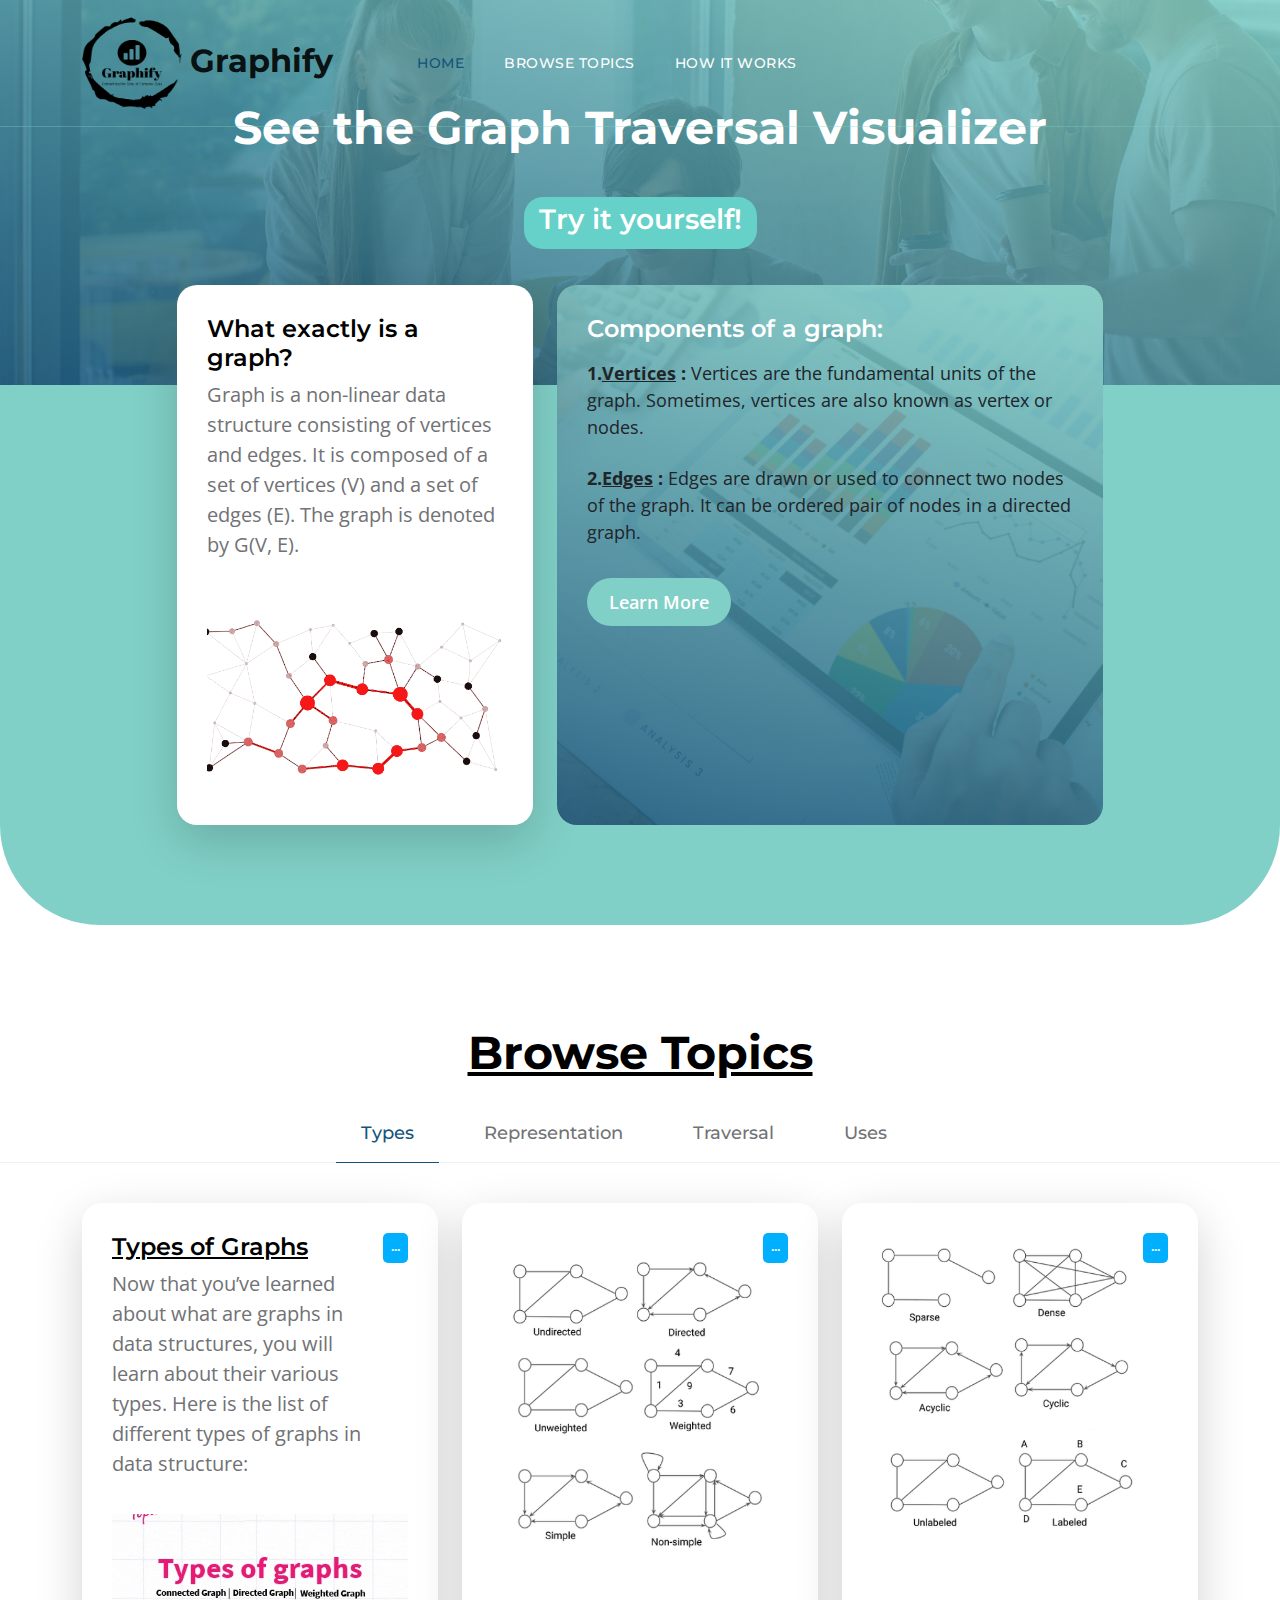
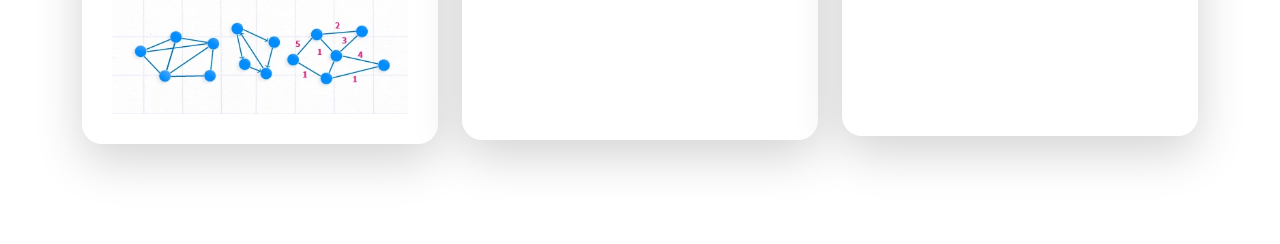
<file: index.html>
<!doctype html>
<html lang="en">
    <head>
        <meta charset="UTF-8">
        <meta http-equiv="X-UA-Compatible" content="IE=edge"/>

        <meta name="viewport" content="width=device-width, initial-scale=1.0">

        <meta name="description" content="">
        <meta name="author" content="">

        <title>Real Time Research Project</title>
        
        <link rel="preconnect" href="https://fonts.googleapis.com">
        
        <link rel="preconnect" href="https://fonts.gstatic.com" crossorigin>

        <link href="https://fonts.googleapis.com/css2?family=Montserrat:wght@500;600;700&family=Open+Sans&display=swap" rel="stylesheet">
                        
        <link href="css/bootstrap.min.css" rel="stylesheet">

        <link href="css/bootstrap-icons.css" rel="stylesheet">

        <link href="css/templatemo-topic-listing.css" rel="stylesheet">      
         
        

    </head>
    
    <body id="top">

        <main>

            <nav class="navbar navbar-expand-lg">
                <div class="container">
                    <a class="navbar-brand" href="index.html">
                        <img src="images\logo.png" alt="" height="100px" width="100px">
                        <span>Graphify</span>
                    </a>

                   
                    <button class="navbar-toggler" type="button" data-bs-toggle="collapse" data-bs-target="#navbarNav" aria-controls="navbarNav" aria-expanded="false" aria-label="Toggle navigation">
                        <span class="navbar-toggler-icon"></span>
                    </button>
    
                    <div class="collapse navbar-collapse" id="navbarNav">
                        <ul class="navbar-nav ms-lg-5 me-lg-auto">
                            <li class="nav-item">
                                <a class="nav-link click-scroll" href="#section_1">Home</a>
                            </li>

                            <li class="nav-item">
                                <a class="nav-link click-scroll" href="#section_2">Browse Topics</a>
                            </li>
    
                            <li class="nav-item">
                                <a class="nav-link click-scroll" href="#section_3">How it works</a>
                            </li>

                            

                   
                        </ul>

                        
                    </div>
                </div>
            </nav>     
            <section class="timeline-section section-padding" id="section_3">
                <div class="section-overlay"></div>

                  <div class="container">
                    <div class="row">
                        <div class="col-12 text-center">
                            <h2 class="text-white mb-4">See the Graph Traversal Visualizer</h1><br>
                            <div class="try"> <a href="page2.html"> <h4 class="text-white mb-4">Try it yourself!</h1></a></div><br><br>
                        </div>

                    </div>    
                  </div>
              </div>
            </section>

            <section class="featured-section">
                <div class="container">
                    <div class="row justify-content-center">

                        <div class="col-lg-4 col-12 mb-4 mb-lg-0">
                            <div class="custom-block bg-white shadow-lg">
                                
                                    <div class="d-flex">
                                        <div>
                                            <h5 class="mb-2">What exactly is a graph?</h5>

                                            <p class="mb-0">Graph is a non-linear data structure consisting of vertices and edges.  It is composed of a set of vertices (V) and a set of edges (E). The graph is denoted by G(V, E).</p>
                                        </div>

                                        
                                    </div>

                                    <img src="images\graph.gif" class="custom-block-image img-fluid" alt="" height="50px" width="50px">
                            
                            </div>
                        </div>

                        <div class="col-lg-6 col-12">
                            <div class="custom-block custom-block-overlay">
                                <div class="d-flex flex-column h-100">
                                    <img src="images/businesswoman-using-tablet-analysis.jpg" class="custom-block-image img-fluid" alt="">

                                    <div class="custom-block-overlay-text d-flex">
                                        <div>
                                            <h5 class="text-white mb-2">Components of a graph:</h5>

                                            <p class="text-white">
                                               
                                                <div class="vert" style="font-size: large;"><b>1.<u>Vertices</u> :</b> Vertices are the fundamental units of the graph. Sometimes, vertices are also known as vertex or nodes. </div> <br>
                                                 <div class="edg" style="font-size: large;"><b>2.<u>Edges</u> :</b> Edges are drawn or used to connect two nodes of the graph. It can be ordered pair of nodes in a directed graph. </div>
                                             </p>

                                            <a href="components.html" class="btn custom-btn mt-2 mt-lg-3">Learn More</a>
                                        </div>

                                        
                                    </div>

               
                                    <div class="section-overlay"></div>
                                </div>
                            </div>
                        </div>

                    </div>
                </div>
            </section>


            <section class="explore-section section-padding" id="section_2">
                <div class="container">

                        <div class="col-12 text-center">
                            <h2 class="mb-4"><u>Browse Topics</u></h1>
                        </div>

                    </div>
                </div>

                <div class="container-fluid">
                    <div class="row">
                        <ul class="nav nav-tabs" id="myTab" role="tablist">
                            <li class="nav-item" role="presentation">
                                <button class="nav-link active" id="design-tab" data-bs-toggle="tab" data-bs-target="#design-tab-pane" type="button" role="tab" aria-controls="design-tab-pane" aria-selected="true">Types</button>
                            </li>

                            <li class="nav-item" role="presentation">
                                <button class="nav-link" id="marketing-tab" data-bs-toggle="tab" data-bs-target="#marketing-tab-pane" type="button" role="tab" aria-controls="marketing-tab-pane" aria-selected="false">Representation</button>
                            </li>


                            <li class="nav-item" role="presentation">
                                <button class="nav-link" id="music-tab" data-bs-toggle="tab" data-bs-target="#music-tab-pane" type="button" role="tab" aria-controls="music-tab-pane" aria-selected="false">Traversal</button>
                            </li>

                            <li class="nav-item" role="presentation">
                                <button class="nav-link" id="education-tab" data-bs-toggle="tab" data-bs-target="#education-tab-pane" type="button" role="tab" aria-controls="education-tab-pane" aria-selected="false">Uses</button>
                            </li>
                        </ul>
                    </div>
                </div>

                <div class="container">
                    <div class="row">

                        <div class="col-12">
                            <div class="tab-content" id="myTabContent">
                                <div class="tab-pane fade show active" id="design-tab-pane" role="tabpanel" aria-labelledby="design-tab" tabindex="0">
                                    <div class="row">
                                        <div class="col-lg-4 col-md-6 col-12 mb-4 mb-lg-0">
                                            <div class="custom-block bg-white shadow-lg">
                                                <a href="types.html">
                                                    <div class="d-flex">
                                                        <div>
                                                            <h5 class="mb-2"><u>Types of Graphs</u></h5>

                                                            <p class="mb-0">Now that you’ve learned about what are graphs in data structures, you will learn about their various types. Here is the list of different types of graphs in data structure:</p>
                                                        </div>
                                                        <span class="badge bg-design rounded-pill ms-auto">...</span>
                                                    </div>

                                                    <img src="images/types.png" class="custom-block-image img-fluid" alt="" height="100px"> 
                                                </a>
                        
                                            </div>
                                        </div>
                                        <div class="col-lg-4 col-md-6 col-12 mb-4 mb-lg-1">
                                            <div class="custom-block bg-white shadow-lg">
                                                <a href="types.html">
                                                    <div class="d-flex">
                                                        <div>
                                                            
                                                             <img src="images/types2.png" alt="" height="100%" width="100%">

                                                        </div>
                                                        <span class="badge bg-design rounded-pill ms-auto">...</span>
                                                    </div>

                
                                                </a>
                        
                                            </div>
                                        </div>
                                        
                                        <div class="col-lg-4 col-md-6 col-12 mb-4 mb-lg-2">
                                            <div class="custom-block bg-white shadow-lg">
                                                <a href="types.html">
                                                    <div class="d-flex">
                                                        <div>
                                                            
                                                             <img src="images/types3.png" alt=" height=100%" width="100%">

                                                        </div>
                                                        <span class="badge bg-design rounded-pill ms-auto">...</span>
                                                    </div>

                
                                                </a>
                        
                                            </div>
                                        </div>
                                        
                                    </div>
                                </div>

                                <div class="tab-pane fade" id="marketing-tab-pane" role="tabpanel" aria-labelledby="marketing-tab" tabindex="0">
                                    <div class="row">
                                        <div class="col-lg-4 col-md-6 col-12 mb-4 mb-lg-3">
                                                <div class="custom-block bg-white shadow-lg">
                                                    
                                                        <div class="d-flex">
                                                            <div>
                                                                <h5 class="mb-2"><u>Representation</u></h5>

                                                                <p class="mb-0">Here are the two most common ways to represent a graph :
                                                                   <br>1. Adjacency Matrix
                                                                    <br>2.  Adjacency List</p>
                                                            </div>

                                                          
                                                        </div>

                                                        <img src="images\graph-representation.jpg" class="custom-block-image img-fluid" alt="">
                                                   
                                                </div>
                                            </div>

                                            <div class="col-lg-4 col-md-6 col-12 mb-4 mb-lg-3">
                                                <div class="custom-block bg-white shadow-lg">
                                                    <a href="adjacency_matrix.html">
                                                        <div class="d-flex">
                                                            <div>
                                                                <h5 class="mb-2"><u>Adjacency Matrix</u></h5>

                                                                <p class="mb-0">An adjacency matrix is a way of representing a graph as a matrix of boolean (0’s and 1’s).</p>
                                                            </div>

                                                            <span class="badge bg-advertising rounded-pill ms-auto">...</span>
                                                        </div>

                                                        <img src="images/adjmatrix.png" class="custom-block-image img-fluid" alt="">
                                                    </a>
                                                </div>
                                            </div>

                                            <div class="col-lg-4 col-md-6 col-12">
                                                <div class="custom-block bg-white shadow-lg">
                                                    <a href="Adjlist.html">
                                                        <div class="d-flex">
                                                            <div>
                                                                <h5 class="mb-2"><u>Adjacency List</u></h5>

                                                                <p class="mb-0">It is an array of lists that is used to store edges between two vertices.</p>
                                                            </div>

                                                            <span class="badge bg-advertising rounded-pill ms-auto">...</span>
                                                        </div>

                                                        <img src="images/adjlist.png" class="custom-block-image img-fluid" alt="">
                                                    </a>
                                                </div>
                                            </div>
                                        </div>
                                  </div>



                                <div class="tab-pane fade" id="music-tab-pane" role="tabpanel" aria-labelledby="music-tab" tabindex="0">
                                    <div class="row">
                                        <div class="col-lg-4 col-md-6 col-12 mb-4 mb-lg-3">
                                            <div class="custom-block bg-white shadow-lg">
                                                
                                                    <div class="d-flex">
                                                        <div>
                                                            <h5 class="mb-2"><u>Traversal</u></h5>

                                                            <p class="mb-0">To traverse a Graph means to start in one vertex, and go along the edges to visit other vertices until all vertices, have been visited.
                                                                <br>The two most common ways a Graph can be traversed are:
                                                                <br>
                                                              1.  Depth First Search (DFS) <br>
                                                                2. Breadth First Search (BFS)
                                                            </p>
                                                        </div>

                                                    </div>

                                                    <img src="images/traversal.png" class="custom-block-image img-fluid" alt="">
                                               
                                            </div>
                                        </div>

                                        <div class="col-lg-4 col-md-6 col-12 mb-4 mb-lg-3">
                                            <div class="custom-block bg-white shadow-lg">
                                                <a href="Dfs.html">
                                                    <div class="d-flex">
                                                        <div>
                                                            <h5 class="mb-2"><u>Depth First Search</u></h5>

                                                            <p class="mb-0">Depth First Search is said to go "deep" because it visits a vertex, then an adjacent vertex, and then that vertex' adjacent vertex, and so on, and in this way the distance from the starting vertex increases for each recursive iteration.</p>
                                                        </div>

                                                        <span class="badge bg-music rounded-pill ms-auto">...</span>
                                                    </div>

                                                    <img src="images/dfs.png" class="custom-block-image img-fluid" alt="">
                                                </a>
                                            </div>
                                        </div>

                                        <div class="col-lg-4 col-md-6 col-12">
                                            <div class="custom-block bg-white shadow-lg">
                                                <a href="Bfs.html">
                                                    <div class="d-flex">
                                                        <div>
                                                            <h5 class="mb-2"><u>Breadth First Search</u></h5>

                                                            <p class="mb-0">Breadth First Search visits all adjacent vertices of a vertex before visiting neighboring vertices to the adjacent vertices. This means that vertices with the same distance from the starting vertex are visited before vertices further away from the starting vertex are visited.</p>
                                                        </div>

                                                        <span class="badge bg-music rounded-pill ms-auto">...</span>
                                                    </div>

                                                    <img src="images/bfs.png" class="custom-block-image img-fluid" alt="">
                                                </a>
                                            </div>
                                        </div>
                                    </div>
                                </div>

                                <div class="tab-pane fade" id="education-tab-pane" role="tabpanel" aria-labelledby="education-tab" tabindex="0">
                                    <div class="row">
                                        <div class="col-lg-6 col-md-6 col-12 mb-4 mb-lg-3">
                                            <div class="custom-block bg-white shadow-lg">
                                                
                                                    <div class="d-flex">
                                                        <div>
                                                            <h4 class="mb-2"><u>Uses of graphs</u></h5>

                                                            <p class="mb-0"><br>1. Graphs are commonly used to represent social networks, such as networks of friends on social media. <br><br>
                                                               2. Graphs can be used to represent the topology of computer networks, such as the connections between routers and switches.</p>
                                                        </div>

                                                    </div>

                                                    <img src="images/appli1.jpeg" class="custom-block-image img-fluid" alt="">
                                                
                                            </div>
                                        </div>

                                        <div class="col-lg-6 col-md-6 col-12">
                                            <div class="custom-block bg-white shadow-lg">
                                    
                                                    <div class="d-flex">
                                                        <div>
                                                            <h4 class="mb-2"><u>Uses of graphs</u></h5>

                                                            <p class="mb-0"><br>3. Graphs are used to represent the connections between different places in a transportation network, such as roads and airports. <br><br>
                                                            4. Graphs are used in Neural Networks where vertices represent neurons and edges represent the synapses between them. </p>
                                                        </div>

                                                       
                                                    </div>

                                                    <img src="images/appli.jpeg" class="custom-block-image img-fluid" alt="">
                                                
                                            </div>
                                        </div>
                                    </div>
                                </div>
                            </div>

                    </div>
                </div>
            </section>         
        </main>
        <script src="js/jquery.min.js"></script>
        <script src="js/bootstrap.bundle.min.js"></script>
        <script src="js/jquery.sticky.js"></script>
        <script src="js/click-scroll.js"></script>
        <script src="js/custom.js"></script>

    </body>
</html>
</file>
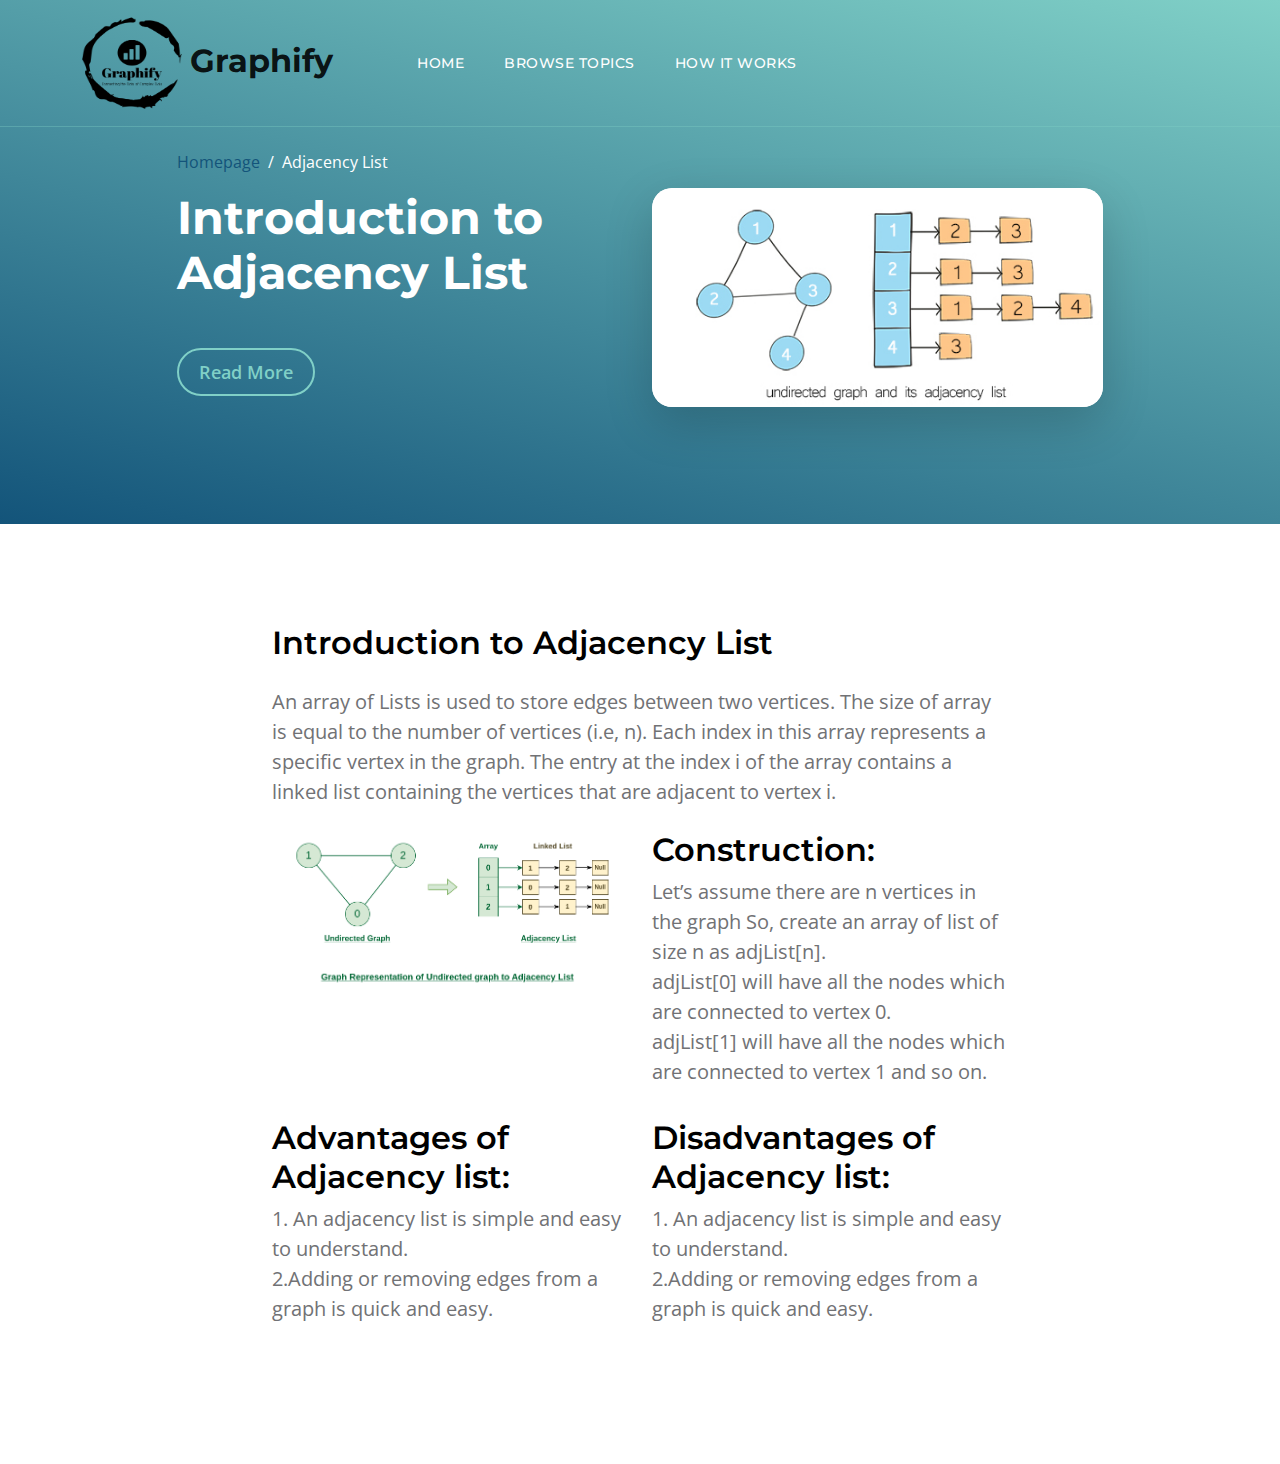
<file: Adjlist.html>
<!doctype html>
<html lang="en">
    <head>
        <meta charset="utf-8">
        <meta name="viewport" content="width=device-width, initial-scale=1">

        <meta name="description" content="">
        <meta name="author" content="">

        <title>Adjacency List</title>
      
        <link rel="preconnect" href="https://fonts.googleapis.com">
        
        <link rel="preconnect" href="https://fonts.gstatic.com" crossorigin>

        <link href="https://fonts.googleapis.com/css2?family=Montserrat:wght@500;600;700&family=Open+Sans&display=swap" rel="stylesheet">
                        
        <link href="css/bootstrap.min.css" rel="stylesheet">

        <link href="css/bootstrap-icons.css" rel="stylesheet">

        <link href="css/templatemo-topic-listing.css" rel="stylesheet">
<!--

TemplateMo 590 topic listing

https://templatemo.com/tm-590-topic-listing

-->
    </head>
    
    <body id="top">

        <main>

            <nav class="navbar navbar-expand-lg">
                <div class="container">
                    <a class="navbar-brand" href="index.html">
                        <img src="images/logo.png" alt="" height="100px" width="100px">
                        <span>Graphify</span>
                    </a>

            
                    <button class="navbar-toggler" type="button" data-bs-toggle="collapse" data-bs-target="#navbarNav" aria-controls="navbarNav" aria-expanded="false" aria-label="Toggle navigation">
                        <span class="navbar-toggler-icon"></span>
                    </button>
    
                    <div class="collapse navbar-collapse" id="navbarNav">
                        <ul class="navbar-nav ms-lg-5 me-lg-auto">
                            <li class="nav-item">
                                <a class="nav-link click-scroll" href="index.html#section_1">Home</a>
                            </li>

                            <li class="nav-item">
                                <a class="nav-link click-scroll" href="index.html#section_2">Browse Topics</a>
                            </li>
    
                            <li class="nav-item">
                                <a class="nav-link click-scroll" href="index.html#section_3">How it works</a>
                            </li>


              
                        </ul>

                        
                    </div>
                </div>
            </nav>
            

            <header class="site-header d-flex flex-column justify-content-center align-items-center">
                <div class="container">
                    <div class="row justify-content-center align-items-center">

                        <div class="col-lg-5 col-12 mb-5">
                            <nav aria-label="breadcrumb">
                                <ol class="breadcrumb">
                                    <li class="breadcrumb-item"><a href="index.html">Homepage</a></li>

                                    <li class="breadcrumb-item active" aria-current="page">Adjacency List</li>
                                </ol>
                            </nav>

                            <h2 class="text-white">Introduction to <br> Adjacency List</h2>

                            <div class="d-flex align-items-center mt-5">
                                <a href="#topics-detail" class="btn custom-btn custom-border-btn smoothscroll me-4">Read More</a>

                                
                            </div>
                        </div>

                        <div class="col-lg-5 col-12">
                            <div class="topics-detail-block bg-white shadow-lg">
                                <img src="images/adjlistmain.jpg" class="topics-detail-block-image img-fluid">
                            </div>
                        </div>

                    </div>
                </div>
            </header>


            <section class="topics-detail-section section-padding" id="topics-detail">
                <div class="container">
                    <div class="row">

                        <div class="col-lg-8 col-12 m-auto">
                            <h3 class="mb-4">Introduction to Adjacency List

                            </h3>

                            <p>An array of Lists is used to store edges between two vertices. The size of array is equal to the number of vertices (i.e, n). Each index in this array represents a specific vertex in the graph. The entry at the index i of the array contains a linked list containing the vertices that are adjacent to vertex i.</p>

                        

            
                            <div class="row my-4">
                        

                                <div class="col-lg-6 col-md-6 col-12 mt-4 mt-lg-0 mt-md-0">
                                    <img src="images/adjlist2.png" class="topics-detail-block-image img-fluid">
                                </div>
                                <div class="col-lg-6 col-md-6 col-12 mt-4 mt-lg-0 mt-md-0">
                                    <h3>Construction:</h3>
                                    <p>Let’s assume there are n vertices in the graph So, create an array of list of size n as adjList[n].

                                        <br>adjList[0] will have all the nodes which are connected to vertex 0.
                                        <br>adjList[1] will have all the nodes which are connected to vertex 1 and so on.
                                    </p>
                                </div>
                                <div class="col-lg-6 col-md-6 col-12 mt-4 mt-lg-0 mt-md-0">
                                    <p><h3>Advantages of  Adjacency list:</h3> 
                                       <p>1. An adjacency list is simple and easy to understand. <br>
                                        2.Adding or removing edges from a graph is quick and easy.</p>
                                        
                                    </p>
                                </div>

                                <div class="col-lg-6 col-md-6 col-12 mt-4 mt-lg-0 mt-md-0">
                                    <p><h3>Disadvantages of Adjacency list:</h3> 
                                       <p>1. An adjacency list is simple and easy to understand. <br>
                                        2.Adding or removing edges from a graph is quick and easy.</p>
                                        
                                    </p>
                                </div>
                                
                            </div>

                            
                        </div>

                    </div>
                </div>
            </section>


        </main>
		
        

        <!-- JAVASCRIPT FILES -->
        <script src="js/jquery.min.js"></script>
        <script src="js/bootstrap.bundle.min.js"></script>
        <script src="js/jquery.sticky.js"></script>
        <script src="js/custom.js"></script>

    </body>
</html>
</file>
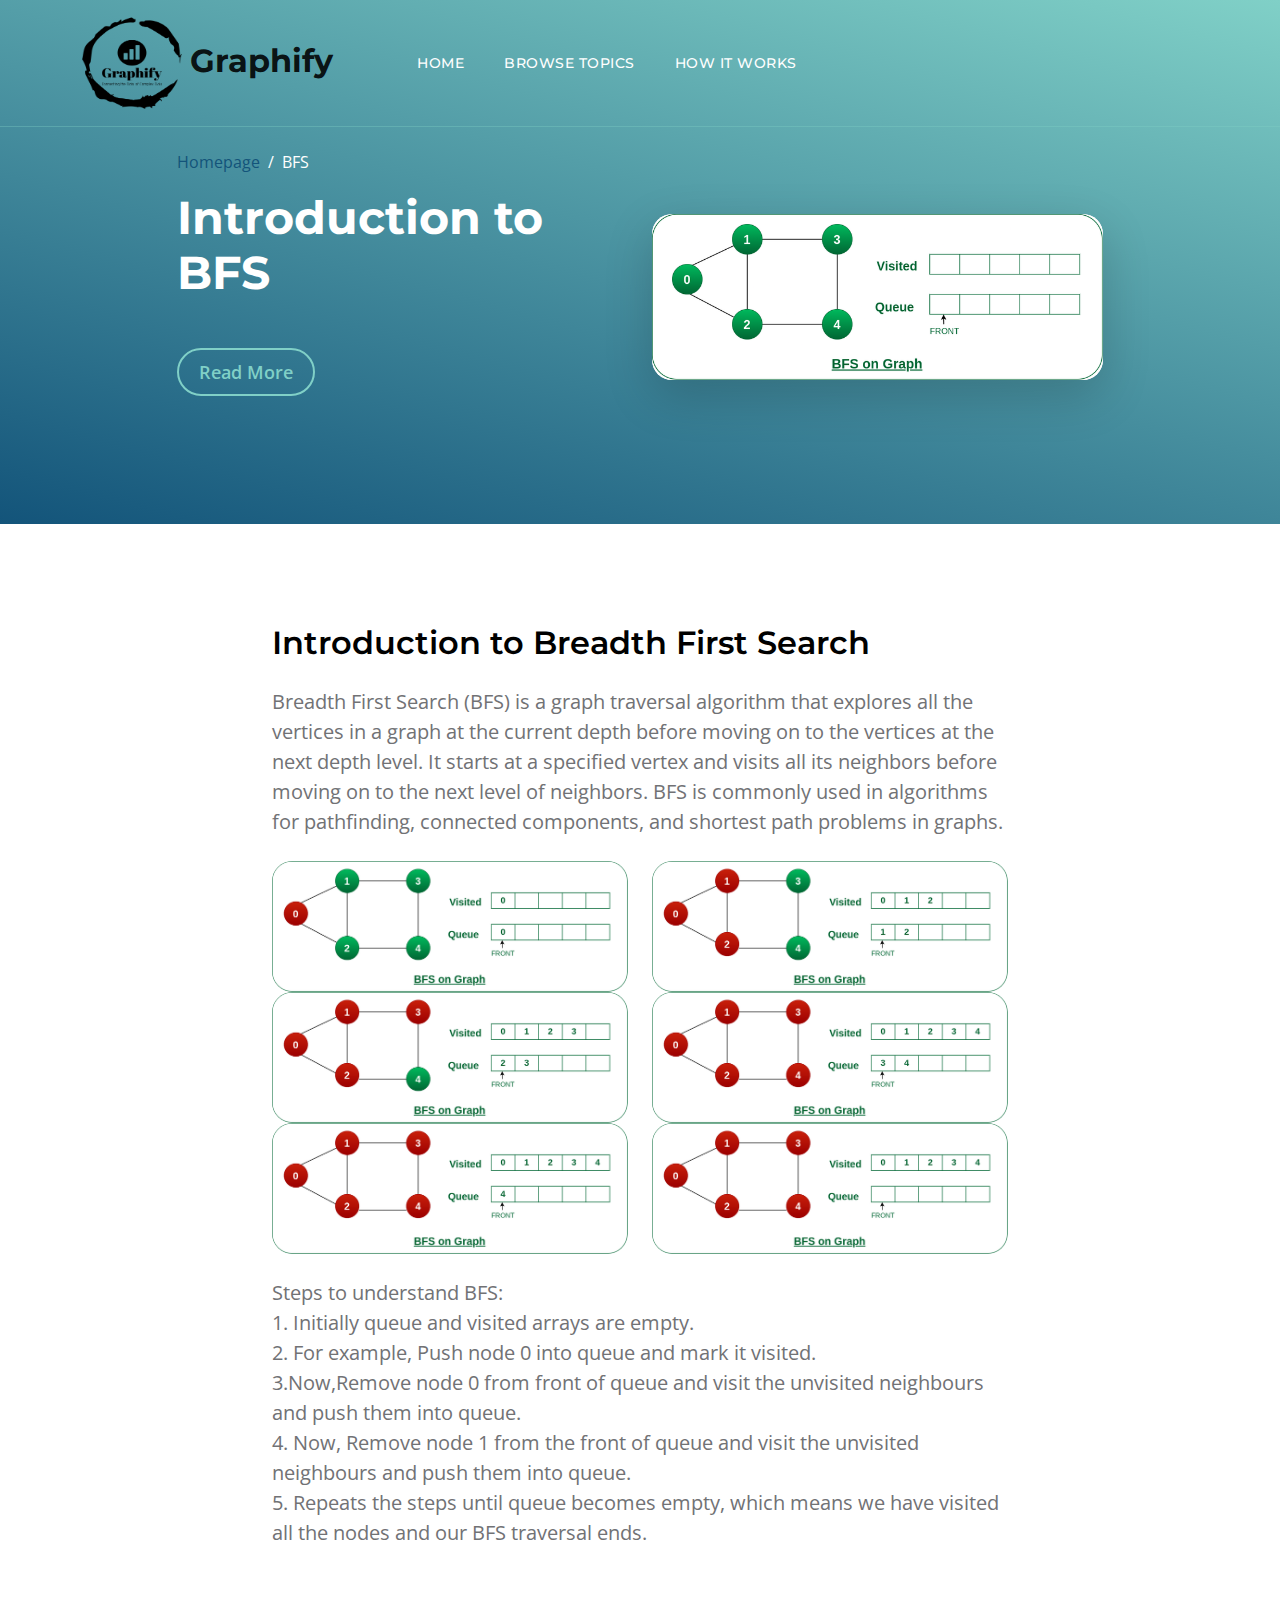
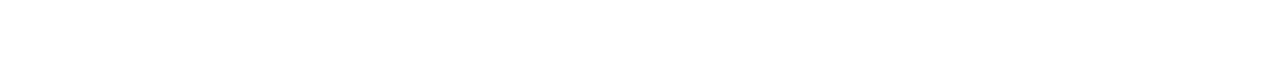
<file: Bfs.html>
<!doctype html>
<html lang="en">
    <head>
        <meta charset="utf-8">
        <meta name="viewport" content="width=device-width, initial-scale=1">

        <meta name="description" content="">
        <meta name="author" content="">

        <title>Breadth-First Search</title>

                
        <link rel="preconnect" href="https://fonts.googleapis.com">
        
        <link rel="preconnect" href="https://fonts.gstatic.com" crossorigin>

        <link href="https://fonts.googleapis.com/css2?family=Montserrat:wght@500;600;700&family=Open+Sans&display=swap" rel="stylesheet">
                        
        <link href="css/bootstrap.min.css" rel="stylesheet">

        <link href="css/bootstrap-icons.css" rel="stylesheet">

        <link href="css/templatemo-topic-listing.css" rel="stylesheet">
<!--

TemplateMo 590 topic listing

https://templatemo.com/tm-590-topic-listing

-->
    </head>
    
    <body id="top">

        <main>

            <nav class="navbar navbar-expand-lg">
                <div class="container">
                    <a class="navbar-brand" href="index.html">
                        <img src="images/logo.png" alt="" height="100px" width="100px">
                        <span>Graphify</span>
                    </a>

                
                    <button class="navbar-toggler" type="button" data-bs-toggle="collapse" data-bs-target="#navbarNav" aria-controls="navbarNav" aria-expanded="false" aria-label="Toggle navigation">
                        <span class="navbar-toggler-icon"></span>
                    </button>
    
                    <div class="collapse navbar-collapse" id="navbarNav">
                        <ul class="navbar-nav ms-lg-5 me-lg-auto">
                            <li class="nav-item">
                                <a class="nav-link click-scroll" href="index.html#section_1">Home</a>
                            </li>

                            <li class="nav-item">
                                <a class="nav-link click-scroll" href="index.html#section_2">Browse Topics</a>
                            </li>
    
                            <li class="nav-item">
                                <a class="nav-link click-scroll" href="index.html#section_3">How it works</a>
                            </li>


              
                        </ul>

                        
                    </div>
                </div>
            </nav>
            

            <header class="site-header d-flex flex-column justify-content-center align-items-center">
                <div class="container">
                    <div class="row justify-content-center align-items-center">

                        <div class="col-lg-5 col-12 mb-5">
                            <nav aria-label="breadcrumb">
                                <ol class="breadcrumb">
                                    <li class="breadcrumb-item"><a href="index.html">Homepage</a></li>

                                    <li class="breadcrumb-item active" aria-current="page">BFS</li>
                                </ol>
                            </nav>

                            <h2 class="text-white">Introduction to <br> BFS </h2>

                            <div class="d-flex align-items-center mt-5">
                                <a href="#topics-detail" class="btn custom-btn custom-border-btn smoothscroll me-4">Read More</a>

                                
                            </div>
                        </div>

                        <div class="col-lg-5 col-12">
                            <div class="topics-detail-block bg-white shadow-lg">
                                <img src="images/bfss1.png" class="topics-detail-block-image img-fluid">
                            </div>
                        </div>

                    </div>
                </div>
            </header>


            <section class="topics-detail-section section-padding" id="topics-detail">
                <div class="container">
                    <div class="row">

                        <div class="col-lg-8 col-12 m-auto">
                            <h3 class="mb-4">Introduction to Breadth First Search

                            </h3>

                            <p>Breadth First Search (BFS) is a graph traversal algorithm that explores all the vertices in a graph at the current depth before moving on to the vertices at the next depth level. It starts at a specified vertex and visits all its neighbors before moving on to the next level of neighbors. BFS is commonly used in algorithms for pathfinding, connected components, and shortest path problems in graphs.</p>

                        

            
                            <div class="row my-4">
                        

                                <div class="col-lg-6 col-md-6 col-12 mt-4 mt-lg-0 mt-md-0">
                                    <img src="images/bfss2.png" class="topics-detail-block-image img-fluid">
                                </div>
                                <div class="col-lg-6 col-md-6 col-12 mt-4 mt-lg-0 mt-md-0">
                                    <img src="images/bfss3.png" class="topics-detail-block-image img-fluid">
                                </div>
                                <div class="col-lg-6 col-md-6 col-12 mt-4 mt-lg-0 mt-md-0">
                                    <img src="images/bfss4.png" class="topics-detail-block-image img-fluid">
                                </div>
                                <div class="col-lg-6 col-md-6 col-12 mt-4 mt-lg-0 mt-md-0">
                                    <img src="images/bfss5.png" class="topics-detail-block-image img-fluid">
                                </div>
                                <div class="col-lg-6 col-md-6 col-12">
                                    <img src="images/bfss6.png" class="topics-detail-block-image img-fluid">
                                </div>
                                <div class="col-lg-6 col-md-6 col-12">
                                    <img src="images/bfss7.png" class="topics-detail-block-image img-fluid">
                                </div>
                            </div>

                            <p>Steps to understand BFS:<br>
                                1. Initially queue and visited arrays are empty. <br>
                                2. For example, Push node 0 into queue and mark it visited.  <br>
                                3.Now,Remove node 0 from front of queue and visit the unvisited neighbours and push them into queue. <br>
                                 4. Now, Remove node 1 from the front of queue and visit the unvisited neighbours and push them into queue. <br>
                               5. Repeats the steps until queue becomes empty, which means we have visited all the nodes and our BFS traversal ends.
                            </p>
                        </div>

                    </div>
                </div>
            </section>


        </main>
		
        

        <!-- JAVASCRIPT FILES -->
        <script src="js/jquery.min.js"></script>
        <script src="js/bootstrap.bundle.min.js"></script>
        <script src="js/jquery.sticky.js"></script>
        <script src="js/custom.js"></script>

    </body>
</html>
</file>
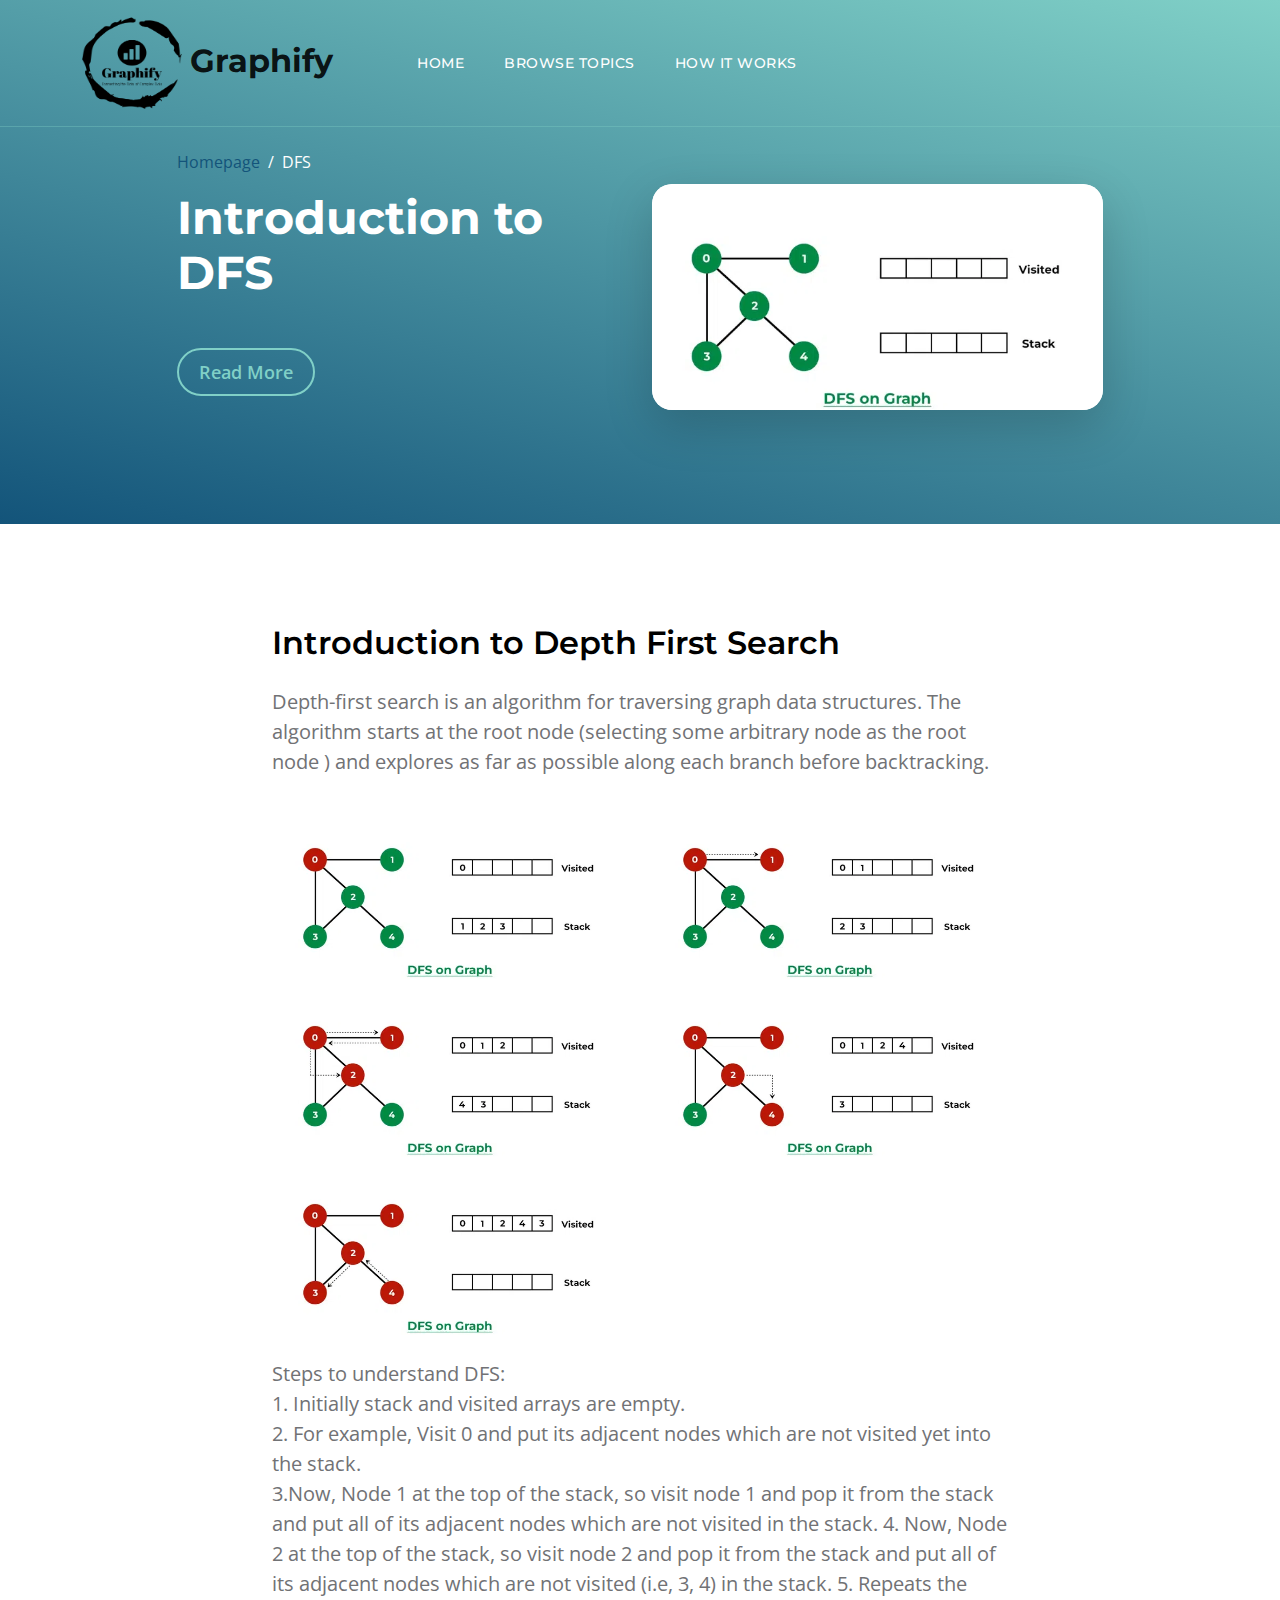
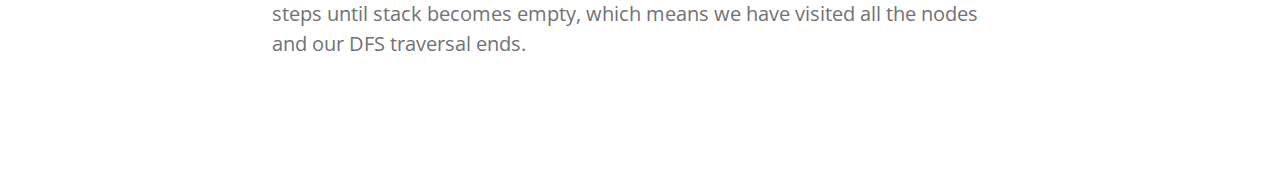
<file: Dfs.html>
<!doctype html>
<html lang="en">
    <head>
        <meta charset="utf-8">
        <meta name="viewport" content="width=device-width, initial-scale=1">

        <meta name="description" content="">
        <meta name="author" content="">

        <title>Depth-First Search</title>

              
        <link rel="preconnect" href="https://fonts.googleapis.com">
        
        <link rel="preconnect" href="https://fonts.gstatic.com" crossorigin>

        <link href="https://fonts.googleapis.com/css2?family=Montserrat:wght@500;600;700&family=Open+Sans&display=swap" rel="stylesheet">
                        
        <link href="css/bootstrap.min.css" rel="stylesheet">

        <link href="css/bootstrap-icons.css" rel="stylesheet">

        <link href="css/templatemo-topic-listing.css" rel="stylesheet">
<!--

TemplateMo 590 topic listing

https://templatemo.com/tm-590-topic-listing

-->
    </head>
    
    <body id="top">

        <main>

            <nav class="navbar navbar-expand-lg">
                <div class="container">
                    <a class="navbar-brand" href="index.html">
                        <img src="images/logo.png" alt="" height="100px" width="100px">
                        <span>Graphify</span>
                    </a>

                
                    <button class="navbar-toggler" type="button" data-bs-toggle="collapse" data-bs-target="#navbarNav" aria-controls="navbarNav" aria-expanded="false" aria-label="Toggle navigation">
                        <span class="navbar-toggler-icon"></span>
                    </button>
    
                    <div class="collapse navbar-collapse" id="navbarNav">
                        <ul class="navbar-nav ms-lg-5 me-lg-auto">
                            <li class="nav-item">
                                <a class="nav-link click-scroll" href="index.html#section_1">Home</a>
                            </li>

                            <li class="nav-item">
                                <a class="nav-link click-scroll" href="index.html#section_2">Browse Topics</a>
                            </li>
    
                            <li class="nav-item">
                                <a class="nav-link click-scroll" href="index.html#section_3">How it works</a>
                            </li>


              
                        </ul>

                        
                    </div>
                </div>
            </nav>
            

            <header class="site-header d-flex flex-column justify-content-center align-items-center">
                <div class="container">
                    <div class="row justify-content-center align-items-center">

                        <div class="col-lg-5 col-12 mb-5">
                            <nav aria-label="breadcrumb">
                                <ol class="breadcrumb">
                                    <li class="breadcrumb-item"><a href="index.html">Homepage</a></li>

                                    <li class="breadcrumb-item active" aria-current="page">DFS</li>
                                </ol>
                            </nav>

                            <h2 class="text-white">Introduction to <br> DFS </h2>

                            <div class="d-flex align-items-center mt-5">
                                <a href="#topics-detail" class="btn custom-btn custom-border-btn smoothscroll me-4">Read More</a>

                                
                            </div>
                        </div>

                        <div class="col-lg-5 col-12">
                            <div class="topics-detail-block bg-white shadow-lg">
                                <img src="images/dfs2.webp" class="topics-detail-block-image img-fluid">
                            </div>
                        </div>

                    </div>
                </div>
            </header>


            <section class="topics-detail-section section-padding" id="topics-detail">
                <div class="container">
                    <div class="row">

                        <div class="col-lg-8 col-12 m-auto">
                            <h3 class="mb-4">Introduction to Depth First Search

                            </h3>

                            <p>Depth-first search is an algorithm for traversing  graph data structures. The algorithm starts at the root node (selecting some arbitrary node as the root node ) and explores as far as possible along each branch before backtracking.</p>

                        

            
                            <div class="row my-4">
                                <div class="col-lg-6 col-md-6 col-12">
                                    <img src="images/dfss1.webp" class="topics-detail-block-image img-fluid">
                                </div>

                                <div class="col-lg-6 col-md-6 col-12 mt-4 mt-lg-0 mt-md-0">
                                    <img src="images/dfss2.webp" class="topics-detail-block-image img-fluid">
                                </div>
                                <div class="col-lg-6 col-md-6 col-12 mt-4 mt-lg-0 mt-md-0">
                                    <img src="images/dfss3.webp" class="topics-detail-block-image img-fluid">
                                </div>
                                <div class="col-lg-6 col-md-6 col-12 mt-4 mt-lg-0 mt-md-0">
                                    <img src="images/dfss5.webp" class="topics-detail-block-image img-fluid">
                                </div>
                                <div class="col-lg-6 col-md-6 col-12 mt-4 mt-lg-0 mt-md-0">
                                    <img src="images/dfss4.webp" class="topics-detail-block-image img-fluid">
                                </div>
                            </div>

                            <p>Steps to understand DFS:<br>
                                1. Initially stack and visited arrays are empty. <br>
                                2. For example, Visit 0 and put its adjacent nodes which are not visited yet into the stack.  <br>
                                3.Now, Node 1 at the top of the stack, so visit node 1 and pop it from the stack and put all of its adjacent nodes which are not visited in the stack.
                                 4. Now, Node 2 at the top of the stack, so visit node 2 and pop it from the stack and put all of its adjacent nodes which are not visited (i.e, 3, 4) in the stack.
                               5. Repeats the steps until stack becomes empty, which means we have visited all the nodes and our DFS traversal ends.
                            </p>
                        </div>

                    </div>
                </div>
            </section>


        </main>
		
        

        <!-- JAVASCRIPT FILES -->
        <script src="js/jquery.min.js"></script>
        <script src="js/bootstrap.bundle.min.js"></script>
        <script src="js/jquery.sticky.js"></script>
        <script src="js/custom.js"></script>

    </body>
</html>
</file>
<file: css/templatemo-topic-listing.css>
:root {
  --white-color:                  #ffffff;
  --primary-color:                #13547a;
  --secondary-color:              #80d0c7;
  --section-bg-color:             #f0f8ff;
  --custom-btn-bg-color:          #80d0c7;
  --custom-btn-bg-hover-color:    #13547a;
  --dark-color:                   #000000;
  --p-color:                      #717275;
  --border-color:                 #7fffd4;
  --link-hover-color:             #13547a;

  --body-font-family:             'Open Sans', sans-serif;
  --title-font-family:            'Montserrat', sans-serif;

  --h1-font-size:                 58px;
  --h2-font-size:                 46px;
  --h3-font-size:                 32px;
  --h4-font-size:                 28px;
  --h5-font-size:                 24px;
  --h6-font-size:                 22px;
  --p-font-size:                  20px;
  --menu-font-size:               14px;
  --btn-font-size:                18px;
  --copyright-font-size:          16px;

  --border-radius-large:          100px;
  --border-radius-medium:         20px;
  --border-radius-small:          10px;

  --font-weight-normal:           400;
  --font-weight-medium:           500;
  --font-weight-semibold:         600;
  --font-weight-bold:             700;
}

body {
  background-color: var(--white-color);
  font-family: var(--body-font-family); 
}


/*---------------------------------------
  TYPOGRAPHY               
-----------------------------------------*/

h2,
h3,
h4,
h5,
h6 {
  color: var(--dark-color);
}

h1,
h2,
h3,
h4,
h5,
h6 {
  font-family: var(--title-font-family); 
  font-weight: var(--font-weight-semibold);
}

h1 {
  font-size: var(--h1-font-size);
  font-weight: var(--font-weight-bold);
}

h2 {
  font-size: var(--h2-font-size);
  font-weight: var(--font-weight-bold);
}

h3 {
  font-size: var(--h3-font-size);
}

h4 {
  font-size: var(--h4-font-size);
}

h5 {
  font-size: var(--h5-font-size);
}

h6 {
  color: var(--primary-color);
  font-size: var(--h6-font-size);
}

p {
  color: var(--p-color);
  font-size: var(--p-font-size);
  font-weight: var(--font-weight-normal);
}

ul li {
  color: var(--p-color);
  font-size: var(--p-font-size);
  font-weight: var(--font-weight-normal);
}

a, 
button {
  touch-action: manipulation;
  transition: all 0.3s;
}

a {
  display: inline-block;
  color: var(--primary-color);
  text-decoration: none;
}

a:hover {
  color: var(--link-hover-color);
}

b,
strong {
  font-weight: var(--font-weight-bold);
}

.try{
  width: 240px;
  height: 100px;
  padding: 15px;
  text-align: center;
  border: white;
  background-color: rgb(101, 209, 200);
  border-radius: 19px;
  display: inline;

 

}
/*---------------------------------------
  SECTION               
-----------------------------------------*/
.section-padding {
  padding-top: 100px;
  padding-bottom: 100px;
}

.section-bg {
  background-color: var(--section-bg-color);
}

.section-overlay {
  background-image: linear-gradient(15deg, #13547a 0%, #80d0c7 100%);
  position: absolute;
  top: 0;
  left: 0;
  pointer-events: none;
  width: 100%;
  height: 100%;
  opacity: 0.85;
}

.section-overlay + .container {
  position: relative;
}

.tab-content {
  background-color: var(--white-color);
  border-radius: var(--border-radius-medium);
}

.nav-tabs {
  border-bottom: 1px solid #ecf3f2;
  margin-bottom: 40px;
  justify-content: center;
}

.nav-tabs .nav-link {
  border-radius: 0;
  border-top: 0;
  border-right: 0;
  border-left: 0;
  color: var(--p-color);
  font-family: var(--title-font-family);
  font-size: var(--btn-font-size);
  font-weight: var(--font-weight-medium);
  padding: 15px 25px;
  transition: all 0.3s;
}

.nav-tabs .nav-link:first-child {
  margin-right: 20px;
}

.nav-tabs .nav-item.show .nav-link, 
.nav-tabs .nav-link.active,
.nav-tabs .nav-link:focus, 
.nav-tabs .nav-link:hover {
  border-bottom-color: var(--primary-color);
  color: var(--primary-color);
}


/*---------------------------------------
  CUSTOM ICON COLOR               
-----------------------------------------*/
.custom-icon {
  color: var(--secondary-color);
}


/*---------------------------------------
  CUSTOM BUTTON               
-----------------------------------------*/
.custom-btn {
  background: var(--custom-btn-bg-color);
  border: 2px solid transparent;
  border-radius: var(--border-radius-large);
  color: var(--white-color);
  font-size: var(--btn-font-size);
  font-weight: var(--font-weight-semibold);
  line-height: normal;
  transition: all 0.3s;
  padding: 10px 20px;
}

.custom-btn:hover {
  background: var(--custom-btn-bg-hover-color);
  color: var(--white-color);
}

.custom-border-btn {
  background: transparent;
  border: 2px solid var(--custom-btn-bg-color);
  color: var(--custom-btn-bg-color);
}

.custom-border-btn:hover {
  background: var(--custom-btn-bg-color);
  border-color: transparent;
  color: var(--white-color);
}

.custom-btn-bg-white {
  border-color: var(--white-color);
  color: var(--white-color);
}


/*---------------------------------------
  SITE HEADER              
-----------------------------------------*/
.site-header {
  background-image: linear-gradient(15deg, #13547a 0%, #80d0c7 100%);
  padding-top: 150px;
  padding-bottom: 80px;
}

.site-header .container {
  height: 100%;
}

.breadcrumb-item+.breadcrumb-item::before,
.breadcrumb-item a:hover,
.breadcrumb-item.active {
  color: var(--white-color);
}

.site-header .custom-icon {
  color: var(--white-color);
  font-size: var(--h4-font-size);
}

.site-header .custom-icon:hover {
  color: var(--secondary-color);
}


/*---------------------------------------
  NAVIGATION              
-----------------------------------------*/
.sticky-wrapper {
  position: absolute;
  top: 0;
  right: 0;
  left: 0;
}

.sticky-wrapper.is-sticky .navbar {
  background-color: var(--secondary-color);
}

.navbar {
  background: transparent;
  border-bottom: 1px solid rgba(128, 208, 199, 0.35);
  z-index: 9;
}

.navbar-brand,
.navbar-brand:hover {
  font-size: var(--h3-font-size);
  font-weight: var(--font-weight-bold);
  display: block;
}

.navbar-brand span {
  font-family: var(--title-font-family);
}

.navbar-expand-lg .navbar-nav .nav-link {
  border-radius: var(--border-radius-large);
  margin: 10px;
  padding: 10px;
}

.navbar-nav .nav-link {
  display: inline-block;
  color: var(--white-color);
  font-family: var(--title-font-family); 
  font-size: var(--menu-font-size);
  font-weight: var(--font-weight-medium);
  text-transform: uppercase;
  letter-spacing: 0.5px;
  position: relative;
  padding-top: 15px;
  padding-bottom: 15px;
}

.navbar-nav .nav-link.active, 
.navbar-nav .nav-link:hover {
  color: var(--primary-color);
}

.navbar .dropdown-menu {
  background: var(--white-color);
  box-shadow: 0 1rem 3rem rgba(0,0,0,.175);
  border: 0;
  display: inherit;
  opacity: 0;
  min-width: 9rem;
  margin-top: 20px;
  padding: 13px 0 10px 0;
  transition: all 0.3s;
  pointer-events: none;
}

.navbar .dropdown-menu::before {
  content: "";
  width: 0;
  height: 0;
  border-left: 20px solid transparent;
  border-right: 20px solid transparent;
  border-bottom: 15px solid var(--white-color);
  position: absolute;
  top: -10px;
  left: 10px;
}

.navbar .dropdown-item {
  display: inline-block;
  color: var(--p-bg-color);
  font-family: var(--title-font-family); 
  font-size: var(--menu-font-size);
  font-weight: var(--font-weight-medium);
  text-transform: uppercase;
  letter-spacing: 0.5px;
  position: relative;
}

.navbar .dropdown-item.active, 
.navbar .dropdown-item:active,
.navbar .dropdown-item:focus, 
.navbar .dropdown-item:hover {
  background: transparent;
  color: var(--primary-color);
}

.navbar .dropdown-toggle::after {
  content: "\f282";
  display: inline-block;
  font-family: bootstrap-icons !important;
  font-size: var(--copyright-font-size);
  font-style: normal;
  font-weight: normal !important;
  font-variant: normal;
  text-transform: none;
  line-height: 1;
  vertical-align: -.125em;
  -webkit-font-smoothing: antialiased;
  -moz-osx-font-smoothing: grayscale;
  position: relative;
  left: 2px;
  border: 0;
}

@media screen and (min-width: 992px) {
  .navbar .dropdown:hover .dropdown-menu {
    opacity: 1;
    margin-top: 0;
    pointer-events: auto;
  }
}

.navbar-icon {
  background: var(--white-color);
  border-radius: var(--border-radius-large);
  display: inline-block;
  font-size: var(--h5-font-size);
  width: 40px;
  height: 40px;
  line-height: 40px;
  text-align: center;
  transition: all 0.3s ease;
}

.navbar-icon:hover {
  background: var(--primary-color);
  color: var(--white-color);
}

.navbar-toggler {
  border: 0;
  padding: 0;
  cursor: pointer;
  margin: 0;
  width: 30px;
  height: 35px;
  outline: none;
}

.navbar-toggler:focus {
  outline: none;
  box-shadow: none;
}

.navbar-toggler[aria-expanded="true"] .navbar-toggler-icon {
  background: transparent;
}

.navbar-toggler[aria-expanded="true"] .navbar-toggler-icon:before,
.navbar-toggler[aria-expanded="true"] .navbar-toggler-icon:after {
  transition: top 300ms 50ms ease, -webkit-transform 300ms 350ms ease;
  transition: top 300ms 50ms ease, transform 300ms 350ms ease;
  transition: top 300ms 50ms ease, transform 300ms 350ms ease, -webkit-transform 300ms 350ms ease;
  top: 0;
}

.navbar-toggler[aria-expanded="true"] .navbar-toggler-icon:before {
  transform: rotate(45deg);
}

.navbar-toggler[aria-expanded="true"] .navbar-toggler-icon:after {
  transform: rotate(-45deg);
}

.navbar-toggler .navbar-toggler-icon {
  background: var(--white-color);
  transition: background 10ms 300ms ease;
  display: block;
  width: 30px;
  height: 2px;
  position: relative;
}

.navbar-toggler .navbar-toggler-icon:before,
.navbar-toggler .navbar-toggler-icon:after {
  transition: top 300ms 350ms ease, -webkit-transform 300ms 50ms ease;
  transition: top 300ms 350ms ease, transform 300ms 50ms ease;
  transition: top 300ms 350ms ease, transform 300ms 50ms ease, -webkit-transform 300ms 50ms ease;
  position: absolute;
  right: 0;
  left: 0;
  background: var(--white-color);
  width: 30px;
  height: 2px;
  content: '';
}

.navbar-toggler .navbar-toggler-icon::before {
  top: -8px;
}

.navbar-toggler .navbar-toggler-icon::after {
  top: 8px;
}


/*---------------------------------------
  HERO        
-----------------------------------------*/
.hero-section {
  background-image: linear-gradient(15deg, #13547a 0%, #80d0c7 100%);
  position: relative;
  overflow: hidden;
  padding-top: 150px;
  padding-bottom: 150px;
}

.hero-section .input-group {
  background-color: var(--white-color);
  border-radius: var(--border-radius-large);
  padding: 10px 15px;
}

.hero-section .input-group-text {
  background-color: transparent;
  border: 0;
}

.hero-section input[type="search"] {
  border: 0;
  box-shadow: none;
  margin-bottom: 0;
  padding-left: 0;
}

.hero-section button[type="submit"] {
  background-color: var(--primary-color);
  border: 0;
  border-radius: var(--border-radius-large) !important;
  color: var(--white-color);
  max-width: 150px;
}


/*---------------------------------------
  TOPICS              
-----------------------------------------*/
.featured-section {
  background-color: var(--secondary-color);
  border-radius: 0 0 100px 100px;
  padding-bottom: 100px;
}

.featured-section .row {
  position: relative;
  bottom: 100px;
  margin-bottom: -100px;
}

.custom-block {
  border-radius: var(--border-radius-medium);
  position: relative;
  overflow: hidden;
  padding: 30px;
  transition: all 0.3s ease;
  height: 100%;
}

.custom-block:hover {
  background-color: var(--secondary-color);
  transform: translateY(-3px);
}

.custom-block > a {
  width: 100%;
}

.custom-block-image {
  display: block;
  width: 100%;
  height: 200px;
  object-fit: cover;
  margin-top: 35px;
}

.custom-block .rounded-pill {
  border-radius: 5px !important;
  display: flex;
  justify-content: center;
  text-align: center;
  width: 30px;
  height: 30px;
  line-height: 20px;
}

.custom-block-overlay {
  height: 100%;
  min-height: 350px;
  padding: 0;
}

.custom-block-overlay > a {
  height: 100%;
}

.custom-block-overlay .custom-block-image {
  border-radius: var(--border-radius-medium);
  display: block;
  height: 100%;
  margin-top: 0;
}

.custom-block-overlay-text {
  position: absolute;
  z-index: 2;
  top: 0;
  right: 0;
  left: 0;
  padding: 30px;
}

.social-share {
  position: absolute;
  bottom: 0;
  right: 0;
  left: 0;
  z-index: 2;
  padding: 20px 35px;
}

.social-share .bi-bookmark {
  color: var(--white-color);
  font-size: var(--h5-font-size);
}

.social-share .bi-bookmark:hover {
  color: var(--secondary-color);
}

.bg-design {
  background-color: #00B0FF;
}

.bg-graphic {
  background-color: #00BFA6;
}

.bg-advertising {
  background-color: #F50057;
}

.bg-finance {
  background-color: #536DFE;
}

.bg-music {
  background-color: #F9A826;
}

.bg-education {
  background-color: #00BFA6;
}


/*---------------------------------------
  TOPICS               
-----------------------------------------*/
.topics-detail-block {
  border-radius: var(--border-radius-medium);
  position: relative;
  overflow: hidden;
}

.topics-detail-block-image {
  display: block;
  border-radius: var(--border-radius-medium);
}

blockquote {
  background-color: var(--section-bg-color);
  border-radius: var(--border-radius-small);
  font-family: var(--title-font-family);
  font-size: var(--h4-font-size);
  font-weight: var(--font-weight-bold);
  display: inline-block;
  text-align: center;
  margin: 30px;
  padding: 40px;
}

.topics-listing-page .site-header {
  padding-bottom: 65px;
}

.custom-block-topics-listing-info {
  margin: 30px 20px 20px 30px;
}

.custom-block-topics-listing {
  height: inherit;
}

.custom-block-topics-listing .custom-block-image {
  width: 200px;
}


/*---------------------------------------
  PAGINATION              
-----------------------------------------*/
.pagination {
  margin-top: 40px;
}

.page-link {
  border: 0;
  border-radius: var(--border-radius-small);
  color: var(--p-color);
  font-family: var(--title-font-family);
  margin: 0 5px;
  padding: 10px 20px;
}

.page-link:hover,
.page-item:first-child .page-link:hover,
.page-item:last-child .page-link:hover {
  background-color: var(--secondary-color);
  color: var(--white-color);
}

.page-item:first-child .page-link {
  margin-right: 10px;
}

.page-item:first-child .page-link,
.page-item:last-child .page-link {
  background-color: var(--section-bg-color);
  border-radius: var(--border-radius-small);
}

.active>.page-link, .page-link.active {
  background-color: var(--secondary-color);
  border-color: var(--secondary-color);
}


/*---------------------------------------
  TIMELINE              
-----------------------------------------*/
.timeline-section {
  background-image: url('../images/colleagues-working-cozy-office-medium-shot.jpg');
  background-repeat: no-repeat;
  background-position: center;
  background-size: cover;
  position: relative;
}

.timeline-container .vertical-scrollable-timeline {
  list-style-type: none;
  position: relative;
  padding-left: 0;
}

.timeline-container .vertical-scrollable-timeline .list-progress {
  width: 8px;
  height: 87%;
  background-color: var(--primary-color);
  position: absolute;
  left: 52px;
  top: 0;
  overflow: hidden;
}

.timeline-container .vertical-scrollable-timeline .list-progress .inner {
  position: absolute;
  right: 0;
  bottom: 0;
  height: 100%;
  background-color: var(--secondary-color);
  width: 100%;
}

.timeline-container .vertical-scrollable-timeline li {
  position: relative;
  padding: 20px 0px 65px 145px;
}

.timeline-container .vertical-scrollable-timeline li:last-child {
  padding-bottom: 0;
}

.timeline-container .vertical-scrollable-timeline li p {
  line-height: 40px;
}

.timeline-container .vertical-scrollable-timeline li p:last-child {
  margin-bottom: 0;
}

.timeline-container .vertical-scrollable-timeline li .icon-holder {
  position: absolute;
  left: 0;
  top: 0;
  width: 104px;
  height: 104px;
  display: flex;
  justify-content: center;
  align-items: center;
  background-color: var(--secondary-color);
  border-radius: 50%;
  z-index: 1;
  transition: 0.4s all;
}

.timeline-container .vertical-scrollable-timeline li .icon-holder::before {
  content: "";
  width: 80px;
  height: 80px;
  border: 4px solid #fff;
  position: absolute;
  background-color: var(--secondary-color);
  border-radius: 50%;
  z-index: -1;
  transition: 0.4s all;
}

.timeline-container .vertical-scrollable-timeline li .icon-holder i {
  font-size: 25px;
  color: var(--white-color);
}

.timeline-container .vertical-scrollable-timeline li::before {
  content: "";
  position: absolute;
  height: 100%;
  width: 8px;
  background-color: transparent;
  left: 52px;
  z-index: 0;
}

.timeline-container .vertical-scrollable-timeline li.active .icon-holder {
  background-color: var(--primary-color);
}

.timeline-container .vertical-scrollable-timeline li.active .icon-holder::before {
  background-color: var(--primary-color);
}



/*---------------------------------------
  CUSTOM FORM               
-----------------------------------------*/
.custom-form .form-control {
  border-radius: var(--border-radius-large);
  color: var(--p-color);
  margin-bottom: 24px;
  padding-top: 13px;
  padding-bottom: 13px;
  padding-left: 20px;
  outline: none;
}

.form-floating>label {
  padding-left: 20px;
}

.custom-form button[type="submit"] {
  background: var(--custom-btn-bg-color);
  border: none;
  border-radius: var(--border-radius-large);
  color: var(--white-color);
  font-family: var(--title-font-family);
  font-size: var(--p-font-size);
  font-weight: var(--font-weight-semibold);
  transition: all 0.3s;
  margin-bottom: 0;
}

.custom-form button[type="submit"]:hover,
.custom-form button[type="submit"]:focus {
  background: var(--custom-btn-bg-hover-color);
  border-color: transparent;
}


/*---------------------------------------
  SITE FOOTER              
-----------------------------------------*/
.site-footer {
  border-bottom: 10px solid var(--secondary-color);
  position: relative;
}

.site-footer::after {
  content: "";
  position: absolute;
  bottom: 0;
  right: 0;
  width: 0;
  height: 0;
  border-style: solid;
  border-width: 0 0 200px 200px;
  border-color: transparent transparent var(--secondary-color) transparent;
  pointer-events: none;
}

.site-footer-title {
  color: var(--primary-color); 
}

.site-footer .dropdown-menu {
  padding: 0;
}

.site-footer .dropdown-item {
  color: var(--p-color);
  font-size: var(--menu-font-size);
  font-weight: var(--font-weight-medium);
  padding: 4px 18px;
}

.site-footer .dropdown-item:hover {
  background-color: transparent;
  color: var(--primary-color);
}

.site-footer .dropdown-menu li:first-child .dropdown-item {
  padding-top: 10px;
}

.site-footer .dropdown-menu li:last-child .dropdown-item {
  padding-bottom: 12px;
}

.site-footer .dropdown-toggle {
  background-color: var(--secondary-color);
  border-color: var(--white-color);
}

.site-footer .dropdown-toggle:hover {
  background-color: var(--primary-color);
  border-color: transparent;
}

.site-footer-links {
  padding-left: 0;
}

.site-footer-link-item {
  display: block;
  list-style: none;
  line-height: normal;
}

.site-footer-link {
  color: var(--secondary-color);
  font-size: var(--copyright-font-size);
  font-weight: var(--font-weight-medium);
  line-height: normal;
}

.copyright-text {
  font-size: var(--copyright-font-size);
}


/

/*---------------------------------------
  RESPONSIVE STYLES               
-----------------------------------------*/
@media screen and (max-width: 991px) {
  h1 {
    font-size: 48px;
  }

  h2 {
    font-size: 36px;
  }

  h3 {
    font-size: 32px;
  }

  h4 {
    font-size: 28px;
  }

  h5 {
    font-size: 20px;
  }

  h6 {
    font-size: 18px;
  }

  .section-padding {
    padding-top: 50px;
    padding-bottom: 50px;
  }
  
  .navbar {
    background-color: var(--secondary-color);
  }

  .navbar-nav .dropdown-menu {
    position: relative;
    left: 10px;
    opacity: 1;
    pointer-events: auto;
    max-width: 155px;
    margin-top: 10px;
    margin-bottom: 15px;
  }

  .navbar-expand-lg .navbar-nav {
    padding-bottom: 20px;
  }

  .navbar-expand-lg .navbar-nav .nav-link {
    padding: 0;
  }

  .nav-tabs .nav-link:first-child {
    margin-right: 5px;
  }

  .nav-tabs .nav-link {
    font-size: var(--copyright-font-size);
    padding: 10px;
  }

  .featured-section {
    border-radius: 0 0 80px 80px;
    padding-bottom: 50px;
  }

  .custom-block-topics-listing .custom-block-image {
    width: auto;
  }

  .custom-block-topics-listing > .d-flex,
  .custom-block-topics-listing-info,
  .custom-block-topics-listing a {
    flex-direction: column;
  }

  .timeline-container .vertical-scrollable-timeline .list-progress {
    height: 75%;
  }

  .timeline-container .vertical-scrollable-timeline li {
    padding-left: 135px;
  }

  .subscribe-form-wrap {
    padding-top: 30px;
    padding-bottom: 0;
  }
}

@media screen and (max-width: 480px) {
  h1 {
    font-size: 36px;
  }

  h2 {
    font-size: 28px;
  }

  h3 {
    font-size: 26px;
  }

  h4 {
    font-size: 22px;
  }

  h5 {
    font-size: 20px;
  }
}
</file>
